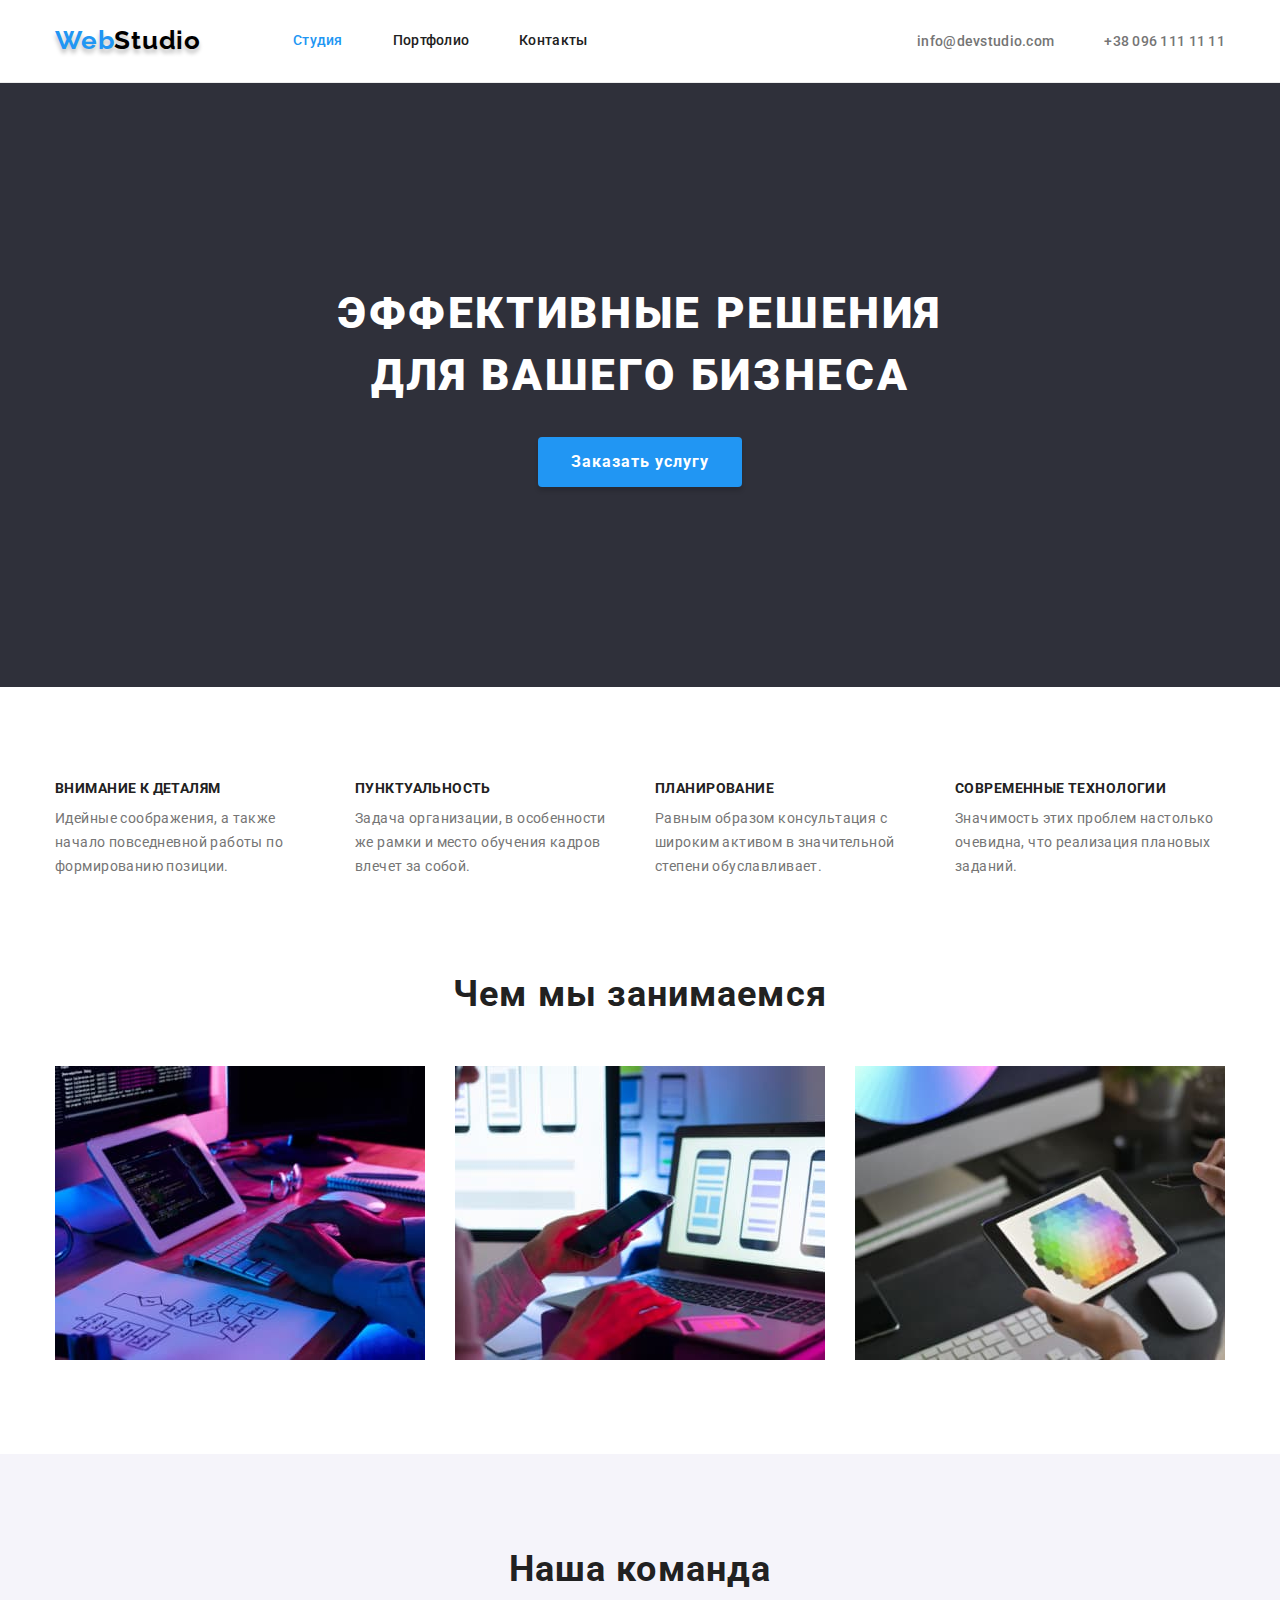
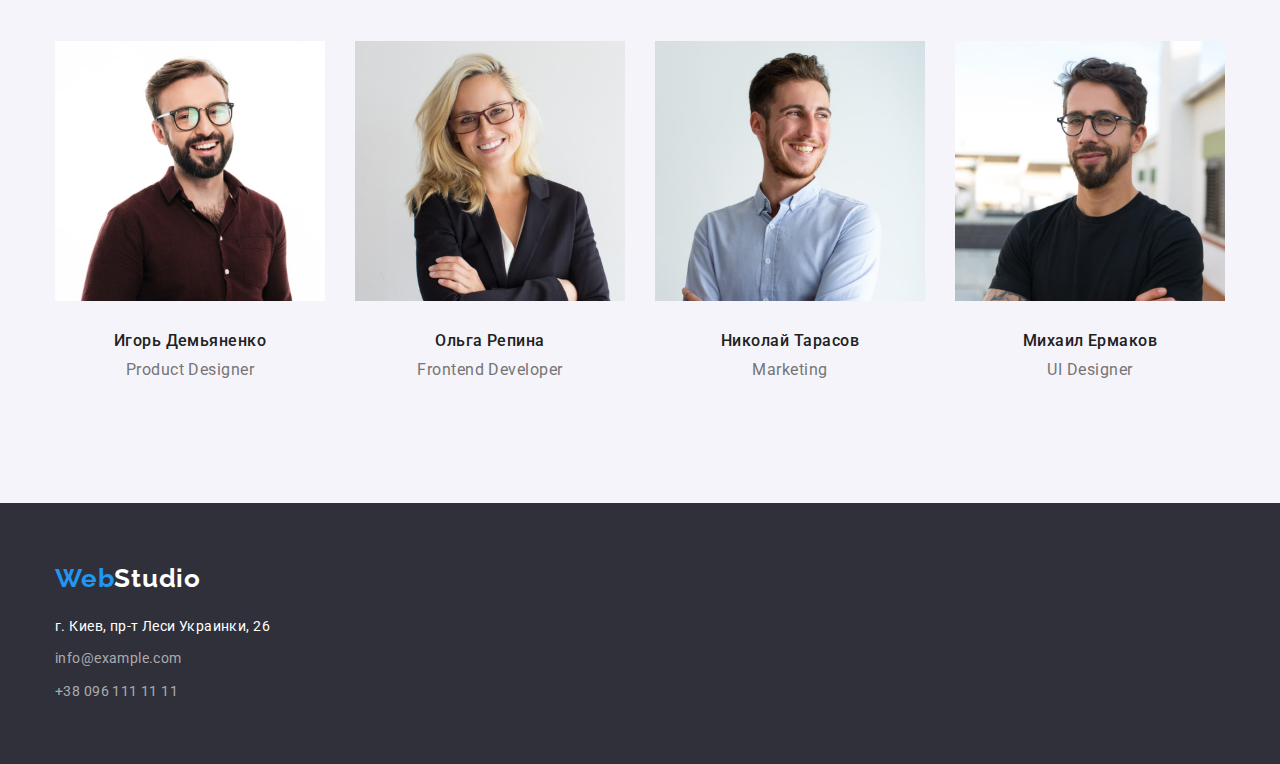
<file: index.html>
<!DOCTYPE html>
<html lang="ru">
<head>
    <meta charset="UTF-8">
    <meta http-equiv="X-UA-Compatible" content="IE=edge">
    <meta name="viewport" content="width=device-width, initial-scale=1.0">
    <title>Студия</title>
    <link href="https://fonts.googleapis.com/css2?family=Raleway:wght@700&family=Roboto:wght@400;500;700;900&display=swap"
        rel="stylesheet">
    <link rel="stylesheet" href="https://cdnjs.cloudflare.com/ajax/libs/modern-normalize/1.0.0/modern-normalize.min.css" />
    <link rel="stylesheet" href="./css/styles.css" />
</head>

<body class="page">
    <!-- Шапка сайта -->
    <header class="page-header"> 
        <div class="container main-nav">
            <nav class="group-nav">
                <a href="" class="logo-header">Web<span class="logo-header-secondary">Studio</span> </a>
                <ul class="site-nav">
                    <li class="site-nav-item"><a href="./index.html" class="link current">Студия</a></li>
                    <li class="site-nav-item"><a href="./portfolio.html" class="link">Портфолио</a></li>
                    <li class="site-nav-item"><a href="" class="link">Контакты</a></li>
                </ul>
            </nav> 
            <ul class="auth-nav">
                <li class="auth-nav-item"><a href="mailto:info@devstudio.com" class="link-mail">info@devstudio.com</a></li>
                <li class="auth-nav-item"><a href="tel:+380961111111" class="link-tel">+38 096 111 11 11</a></li>
            </ul>
        </div>
    </header>

    <main>
    <!-- Герой -->
        <section class="hero">
                <h1 class="hero-title">Эффективные решения<br/> для вашего бизнеса</h1>
                <button type="button" cursor="pointer" class="button-hero">Заказать услугу</button>
        </section>

    <!-- Преимущества -->
        <section class="section-feature">
            <div class="container">
                <h2 class="visually-hidden">Преимущества</h2>
                <ul class="feature-list">
                    <li class="feature-item">
                        <h3 class="feature-title">Внимание к деталям</h3>
                        <p class="feature-text">Идейные соображения, а также начало повседневной работы по формированию позиции.</p>
                    </li>
                    <li class="feature-item">
                        <h3 class="feature-title">Пунктуальность</h3>
                        <p class="feature-text">Задача организации, в особенности же рамки и место обучения кадров влечет за собой.</p>
                    </li>
                    <li class="feature-item">
                        <h3 class="feature-title">Планирование</h3>
                        <p class="feature-text">Равным образом консультация с широким активом в значительной степени обуславливает.</p>
                    </li>
                    <li class="feature-item">
                        <h3 class="feature-title">Современные технологии</h3>
                        <p class="feature-text">Значимость этих проблем настолько очевидна, что реализация плановых заданий.</p>
                    </li>
                </ul>
            </div>
        </section>

    <!-- Примеры работ -->
        <section class="section-work">
            <div class="container">
                <h2 class="section-title">Чем мы занимаемся</h2>
                <ul class="work-list">
                    <li class="work-item">
                        <img src="./images/verstka.jpg" alt="Верстка" width="370">
                    </li>
                    <li class="work-item">     
                        <img src="./images/progr.jpg" alt="Программирование" width="370">
                    </li>
                    <li class="work-item">
                        <img src="./images/design.jpg" alt="Веб-дизайн" width="370">
                    </li>
                </ul>
            </div>
        </section>

    <!-- Команда -->
        <section class="section section-team">
            <div class="container">
                <h2 class="section-title">Наша команда</h2>
                <ul class="team-list">
                    <li class="team-list-element">
                        <img src="./images/Igor.jpg" alt="Продакт-дизайнер" width="270">
                        <div class="team-name">
                            <h3 class="team-list-title">Игорь Демьяненко</h3>
                            <p class="team-list-item">Product Designer</p>
                        </div>
                    </li>
                    <li class="team-list-element">
                        <img src="./images/Olha.jpg" alt="Программист" width="270">
                        <div class="team-name">
                            <h3 class="team-list-title">Ольга Репина</h3>
                            <p class="team-list-item">Frontend Developer</p>
                        </div>
                    </li>
                    <li class="team-list-element">
                        <img src="./images/Nikolai.jpg" alt="Маркетолог" width="270">
                        <div class="team-name">
                            <h3 class="team-list-title">Николай Тарасов</h3>
                            <p class="team-list-item">Marketing</p>
                        </div>
                 
                    </li>
                    <li class="team-list-element">
                        <img src="./images/Mihail.jpg" alt="Дизайнер" width="270">
                        <div class="team-name">
                            <h3 class="team-list-title">Михаил Ермаков</h3>
                            <p class="team-list-item">UI Designer</p>
                        </div>
                    </li>
                </ul>
            
            </div>
        </section>
    </main>

    <!-- Футер -->
    <footer class="page-footer">
        <div class="container footer-group">
            <a href="" class="logo-footer">Web<span class="logo-footer-secondary">Studio</span> </a>
            <address class="contact">
                <ul class="contact-list">
                    <li><a href="https://bit.ly/3pXMvUd" target="_blank" rel="noopener noreferrer" class="address-link">г. Киев, пр-т
                    Леси Украинки, 26</a> </li>
                    <li><a class="mail-link" href="mailto:info@example.com">info@example.com</a> </li>
                    <li><a class="tel-link" href="tel:+380961111111">+38 096 111 11 11</a> </li>
                </ul>
            </address>
        </div>
    </footer>

</body>
</html>
</file>
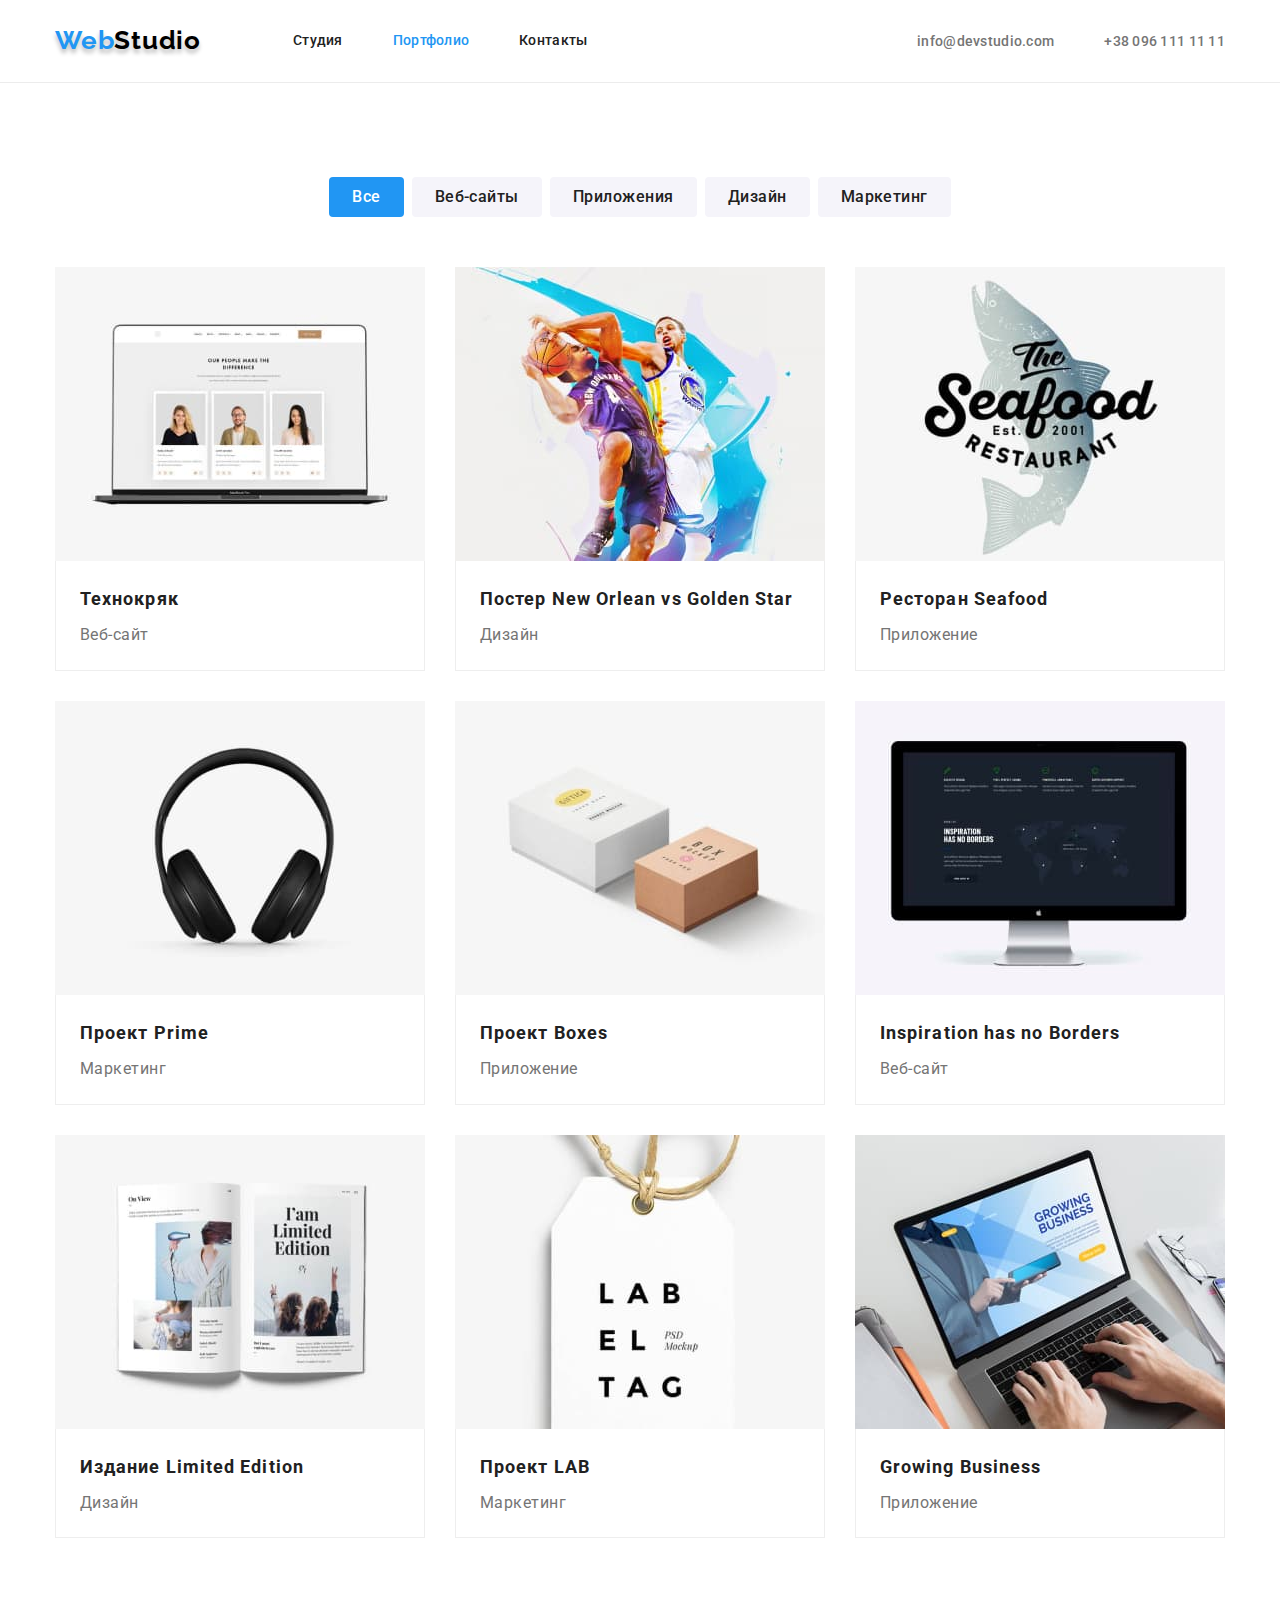
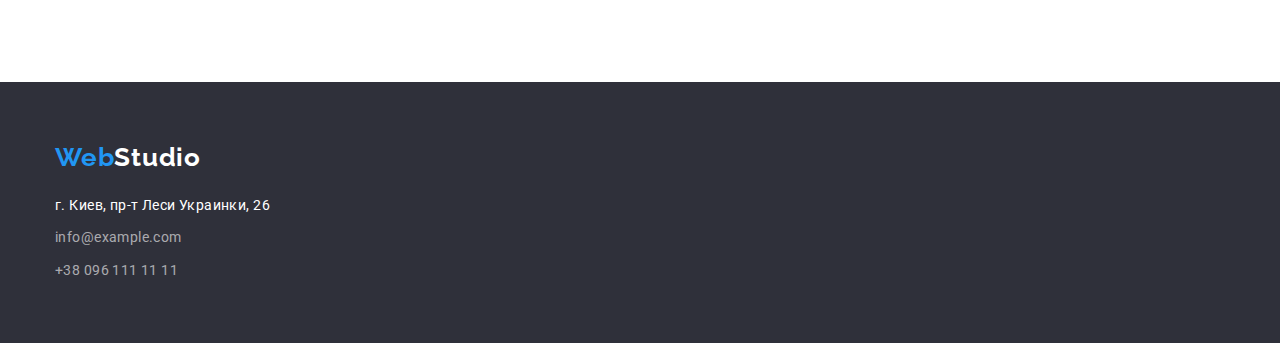
<file: portfolio.html>
<!DOCTYPE html>
<html lang="ru">

<head>
    <meta charset="UTF-8">
    <meta http-equiv="X-UA-Compatible" content="IE=edge">
    <meta name="viewport" content="width=device-width, initial-scale=1.0">
    <title>Студия</title>
    <link href="https://fonts.googleapis.com/css2?family=Raleway:wght@700&family=Roboto:wght@400;500;700;900&display=swap"
        rel="stylesheet">
    <link rel="stylesheet" href="https://cdnjs.cloudflare.com/ajax/libs/modern-normalize/1.0.0/modern-normalize.min.css" />
    <link rel="stylesheet" href="./css/styles.css" />
</head>

<body class="page">
    <!-- Шапка сайта -->
    <header class="page-header">
        <div class="container main-nav">
            <nav class="group-nav">
                <a href="" class="logo-header">Web<span class="logo-header-secondary">Studio</span> </a>
                <ul class="site-nav">
                    <li class="site-nav-item"><a href="./index.html" class="link">Студия</a></li>
                    <li class="site-nav-item"><a href="./portfolio.html" class="link current">Портфолио</a></li>
                    <li class="site-nav-item"><a href="" class="link">Контакты</a></li>
                </ul>
            </nav>
            <ul class="auth-nav">
                <li class="auth-nav-item"><a href="mailto:info@devstudio.com" class="link-mail">info@devstudio.com</a></li>
                <li class="auth-nav-item"><a href="tel:+380961111111" class="link-tel">+38 096 111 11 11</a></li>
            </ul>
        </div>
    </header>

    <main>
        <!-- Секция портфолио -->

        <section class="portfolio-section">
            <div class="container">
            <!-- Список кнопок-фильтров -->
                <ul class="portfolio-filters-list">
                    <li class="button-filter-group">
                        <button type="button" cursor="pointer" class="button-filter current">Все</button>
                    </li>
                    <li class="button-filter-group">
                        <button type="button" cursor="pointer" class="button-filter">Веб-сайты</button>
                    </li>
                    <li class="button-filter-group">
                        <button type="button" cursor="pointer" class="button-filter">Приложения</button>
                    </li>
                    <li class="button-filter-group">
                        <button type="button" cursor="pointer" class="button-filter">Дизайн</button>
                    </li>
                    <li class="button-filter-group">
                        <button type="button" cursor="pointer" class="button-filter">Маркетинг</button>
                    </li>
                </ul>

                <!-- Список проектов -->

                <ul class="portfolio-projects-list">
                    <li class="project-element">
                        <a href="" class="link-projects">
                            <img src="./images/tehnokryak.jpg" alt="Веб-сайт" width="370">
                            <div class="project-group">
                                <h3 class="project-title">Технокряк</h3>
                                <p class="project-item">Веб-сайт</p>
                            </div>
                        </a>
                    </li>
                    <li class="project-element">
                        <a href="" class="link-projects">
                            <img src="./images/new-orlean.jpg" alt="Постер" width="370">
                            <div class="project-group">
                                <h3 class="project-title">Постер New Orlean vs Golden Star</h3>
                                <p class="project-item">Дизайн</p>
                            </div>
                        </a>
                    </li>
                    <li class="project-element">
                        <a href="" class="link-projects">
                            <img src="./images/restr.jpg" alt="Ресторан" width="370">
                            <div class="project-group">
                                <h3 class="project-title">Ресторан Seafood</h3>
                                <p class="project-item">Приложение</p>
                            </div>
                        </a>
                    </li>
                    <li class="project-element">
                        <a href="" class="link-projects">
                            <img src="./images/prime.jpg" alt="Проект 1" width="370">
                            <div class="project-group">
                                <h3 class="project-title">Проект Prime</h3>
                                <p class="project-item">Маркетинг</p>
                            </div>
                        </a>
                    </li>
                    <li class="project-element">
                        <a href="" class="link-projects">
                            <img src="./images/boxes.jpg" alt="Проект 2" width="370">
                            <div class="project-group">
                                <h3 class="project-title">Проект Boxes</h3>
                                <p class="project-item">Приложение</p>
                            </div>
                        </a>
                    </li>
                    <li class="project-element">
                        <a href="" class="link-projects">
                            <img src="./images/inspiration.jpg" alt="Веб-сайт" width="370">
                            <div class="project-group">
                                <h3 class="project-title">Inspiration has no Borders</h3>
                                <p class="project-item">Веб-сайт</p>
                            </div>
                        </a>
                    </li>
                    <li class="project-element">
                        <a href="" class="link-projects">
                            <img src="./images/edition.jpg" alt="Издание" width="370">
                            <div class="project-group">
                                <h3 class="project-title">Издание Limited Edition</h3>
                                <p class="project-item">Дизайн</p>
                            </div>
                        </a>
                    </li>
                    <li class="project-element">
                        <a href="" class="link-projects">
                            <img src="./images/lab.jpg" alt="Проект 3" width="370">
                            <div class="project-group">
                                <h3 class="project-title">Проект LAB</h3>
                                <p class="project-item">Маркетинг</p>
                            </div>
                        </a>
                    </li>
                    <li class="project-element">
                        <a href="" class="link-projects">
                            <img src="./images/busines.jpg" alt="Приложение" width="370">
                            <div class="project-group">
                                <h3 class="project-title">Growing Business</h3>
                                <p class="project-item">Приложение</p>
                            </div>
                        </a>
                    </li>
                </ul>
            </div>
        </section>
    </main>

    <!-- Футер -->
    <footer class="page-footer">
        <div class="container footer-group">
            <a href="" class="logo-footer">Web<span class="logo-footer-secondary">Studio</span> </a>
            <address class="contact">
                <ul class="contact-list">
                    <li><a href="https://bit.ly/3pXMvUd" target="_blank" rel="noopener noreferrer" class="address-link">г.
                            Киев, пр-т
                            Леси Украинки, 26</a> </li>
                    <li><a class="mail-link" href="mailto:info@example.com">info@example.com</a> </li>
                    <li><a class="tel-link" href="tel:+380961111111">+38 096 111 11 11</a> </li>
                </ul>
            </address>
        </div>
    </footer>

</body>

</html>
</file>
<file: css/styles.css>
:root {
  --primary-text-color: #757575;
  --title-text-color: #212121;
  --accent-text-color: #2196f3;
  --secondary-text-color: #ffffff;
  --primary-background-color: #2f303a;
  --secondary-background-color: #f5f4fa;
}

body {
  color: var(--primary-text-color);
  font-family: 'Roboto', Raleway, sans-serif;
  margin: 0;
}

p,
h1,
h2,
h3 {
  margin: 0;
}

ul {
  padding-left: 0;
  list-style: none;
  margin: 0;
}

button {
  cursor: pointer;
  border: 1px solid transparent;
}

img {
  display: block;
}

.container {
  width: 1200px;
  padding-left: 15px;
  padding-right: 15px;
  margin-left: auto;
  margin-right: auto;
}

/* Header */

.page-header {
  background-color: var(--secondary-text-color);
  border-bottom: 1px solid #ececec;
}

.main-nav {
  display: flex;
  text-align: center;
}

.group-nav {
  display: flex;
  text-align: center;
}

.logo-header {
  color: var(--accent-text-color);
  font-family: 'Raleway';
  font-weight: 700;
  font-size: 26px;
  line-height: 1.2;
  letter-spacing: 0.03em;
  text-shadow: 0px 4px 4px rgba(0, 0, 0, 0.25);
  text-decoration: none;
  margin-right: 93px;
  margin-top: 25px;
  margin-bottom: 25px;
  margin-left: 0px;
  width: 145px;
}

.logo-header-secondary {
  color: #000000;
}

/* Site-nav */

.site-nav {
  display: flex;
}

.site-nav-item:not(:last-child) {
  margin-right: 50px;
}

.site-nav .link {
  display: block;
  padding-top: 32px;
  padding-bottom: 32px;
  color: var(--title-text-color);
  text-decoration: none;
  font-weight: 500;
  font-size: 14px;
  line-height: 1.2;
  letter-spacing: 0.02em;
}

.site-nav .link:hover,
.site-nav .link:focus {
  color: var(--accent-text-color);
}

.site-nav .link.current {
  color: var(--accent-text-color);
  display: block;
}

/* Auth-nav */

.auth-nav {
  display: flex;
  margin-left: auto;
  padding-top: 32px;
  padding-bottom: 32px;
}

.auth-nav-item + .auth-nav-item {
  margin-left: 50px;
  text-align: center;
}

.auth-nav .link-mail {
  color: var(--primary-text-color);
  text-decoration: none;
  font-weight: 500;
  font-size: 14px;
  line-height: 1.14;
  letter-spacing: 0.02em;
  width: 135px;
}

.auth-nav .link-tel {
  color: var(--primary-text-color);
  text-decoration: none;
  font-weight: 500;
  font-size: 14px;
  line-height: 1.14;
  letter-spacing: 0.02em;
  margin-right: 0px;
  width: 122px;
}

.auth-nav .link-mail:hover,
.auth-nav .link-tel:hover,
.auth-nav .link-mail:focus,
.auth-nav .link-tel:focus {
  color: var(--accent-text-color);
}

/* Hero */
.hero-title {
  margin-top: 0px;
  margin-bottom: 30px;
  color: var(--secondary-text-color);
  font-weight: 900;
  font-size: 44px;
  line-height: 1.4;
  text-align: center;
  letter-spacing: 0.06em;
  text-transform: uppercase;
}

.hero {
  padding: 200px 0px 200px 0px;
  text-align: center;
  background: var(--primary-background-color);
}

/* Button */
.button-hero {
  display: flex;
  padding: 10px 32px;
  margin: 0 auto;
  align-items: center;
  box-shadow: 0px 4px 4px rgba(0, 0, 0, 0.15);
  border: 1px solid transparent;
  border-radius: 4px;
  text-align: center;
  letter-spacing: 0.06em;
  color: var(--secondary-text-color);
  background-color: var(--accent-text-color);
  font-family: inherit;
  font-weight: 700;
  font-size: 16px;
  line-height: 1.8;
}

.button:hover,
.button:focus {
  background-color: #188ce8;
  color: var(--secondary-text-color);
}

/* Section */

.section-feature {
  padding-top: 94px;
}

.section-work {
  padding-top: 94px;
  padding-bottom: 94px;
}

.section-team {
  padding-top: 94px;
  padding-bottom: 94px;
}

.section-title {
  margin-top: 0px;
  color: var(--title-text-color);
  font-weight: 700;
  font-size: 36px;
  line-height: 1.2;
  text-align: center;
  letter-spacing: 0.03em;
}

/* Features */
.feature-list {
  display: flex;
}

.feature-title {
  color: var(--title-text-color);
  font-weight: 700;
  font-size: 14px;
  line-height: 1.14;
  letter-spacing: 0.03em;
  text-transform: uppercase;
  margin-bottom: 10px;
}

.feature-item {
  width: 270px;
}

.feature-item:not(:last-child) {
  margin-right: 30px;
}

.visually-hidden {
  position: absolute;
  white-space: nowrap;
  width: 1px;
  height: 1px;
  overflow: hidden;
  border: 0;
  padding: 0;
  clip: rect(0 0 0 0);
  clip-path: inset(50%);
  margin: -1px;
}

.feature-text {
  color: var(--primary-text-color);
  font-weight: 400;
  font-size: 14px;
  line-height: 1.7;
  letter-spacing: 0.03em;
  width: 270px;
}

/* Examples of work */

.section-title {
  margin-bottom: 50px;
}

.work-list {
  display: flex;
}

.work-item {
  width: 370px;
}

.work-item + .work-item {
  margin-left: 30px;
}

/* Team */

.section-title {
  margin-bottom: 50px;
}

.section-team {
  background-color: var(--secondary-background-color);
}

.team-list {
  display: flex;
}

.team-list-element {
  width: 270px;
}
.team-list-element + .team-list-element {
  margin-left: 30px;
}

.team-list-title {
  color: var(--title-text-color);
  font-weight: 500;
  font-size: 16px;
  line-height: 1.2;
  text-align: center;
  letter-spacing: 0.03em;
  margin-bottom: 10px;
}

.team-list-item {
  color: var(--primary-text-color);
  font-weight: 400;
  font-size: 16px;
  line-height: 1.2;
  text-align: center;
  letter-spacing: 0.03em;
}

.team-name {
  padding-top: 30px;
  padding-bottom: 30px;
  border-radius: 0px 0px 4px 4px;
}

/* Footer */
.page-footer {
  display: block;
  background-color: var(--primary-background-color);
  padding-top: 60px;
  padding-bottom: 60px;
}

/* Logo-footer */
.logo-footer {
  color: var(--accent-text-color);
  font-family: 'Raleway';
  font-weight: 700;
  font-size: 26px;
  line-height: 1.2;
  letter-spacing: 0.03em;
  text-decoration: none;
  display: block;
  margin-bottom: 20px;
}

.logo-footer-secondary {
  color: var(--secondary-text-color);
}

/* Address-footer */
.contact-list .address-link {
  color: var(--secondary-text-color);
  text-decoration: none;
  font-style: normal;
  font-weight: 400;
  font-size: 14px;
  line-height: 1.7;
  letter-spacing: 0.03em;
  display: block;
  margin-bottom: 9px;
}

.contact-list .address-link:hover,
.contact-list .address-link:focus {
  color: var(--accent-text-color);
}

.contact-list .mail-link {
  display: block;
  margin-bottom: 9px;
}

.contact-list .mail-link,
.contact-list .tel-link {
  color: rgba(255, 255, 255, 0.6);
  text-decoration: none;
  font-style: normal;
  font-weight: 400;
  font-size: 14px;
  line-height: 1.7;
  letter-spacing: 0.03em;
}

.contact-list .mail-link:hover,
.contact-list .mail-link:focus {
  color: var(--accent-text-color);
}

.contact-list .tel-link:hover,
.contact-list .tel-link:focus {
  color: var(--accent-text-color);
}

/* Styles for portfolio */

/* Секция портфолио */

/* Список кнопок-фильтров */

.portfolio-section {
  padding-top: 94px;
  padding-bottom: 50px;
}

.portfolio-filters-list {
  display: flex;
  justify-content: center;
}

.button-filter {
  color: var(--title-text-color);
  background-color: var(--secondary-background-color);
  display: block;
  border-radius: 4px;
  font-family: inherit;
  font-weight: 500;
  font-size: 16px;
  line-height: 1.6;
  text-align: center;
  letter-spacing: 0.03em;
  padding-top: 6px;
  padding-bottom: 6px;
  padding-right: 22px;
  padding-left: 22px;
  margin-bottom: 50px;
}

.button-filter-group:not(:last-child) {
  margin-right: 8px;
}

.button-filter:hover,
.button-filter:focus {
  color: var(--secondary-text-color);
  background-color: var(--accent-text-color);
}

.button-filter.current {
  color: var(--secondary-text-color);
  background-color: var(--accent-text-color);
}

.link-projects {
  text-decoration: none;
}

.portfolio-projects-list {
  display: flex;
  flex-wrap: wrap;
}

.project-group {
  padding-top: 20px;
  padding-right: 24px;
  padding-bottom: 20px;
  padding-left: 24px;
  border-left: 1px solid #eeeeee;
  border-right: 1px solid #eeeeee;
  border-bottom: 1px solid #eeeeee;
}

.portfolio-projects-list {
  padding-bottom: 64px;
}

.project-element {
  width: 370px;
  margin-right: 30px;
  margin-bottom: 30px;
}

.project-element:nth-child(3n) {
  margin-right: 0px;
}

.project-title {
  color: var(--title-text-color);
  font-weight: 700;
  font-size: 18px;
  line-height: 2;
  letter-spacing: 0.06em;
  margin-bottom: 4px;
}

.project-item {
  color: var(--primary-text-color);
  font-weight: 400;
  font-size: 16px;
  line-height: 1.8;
  letter-spacing: 0.03em;
}
</file>
